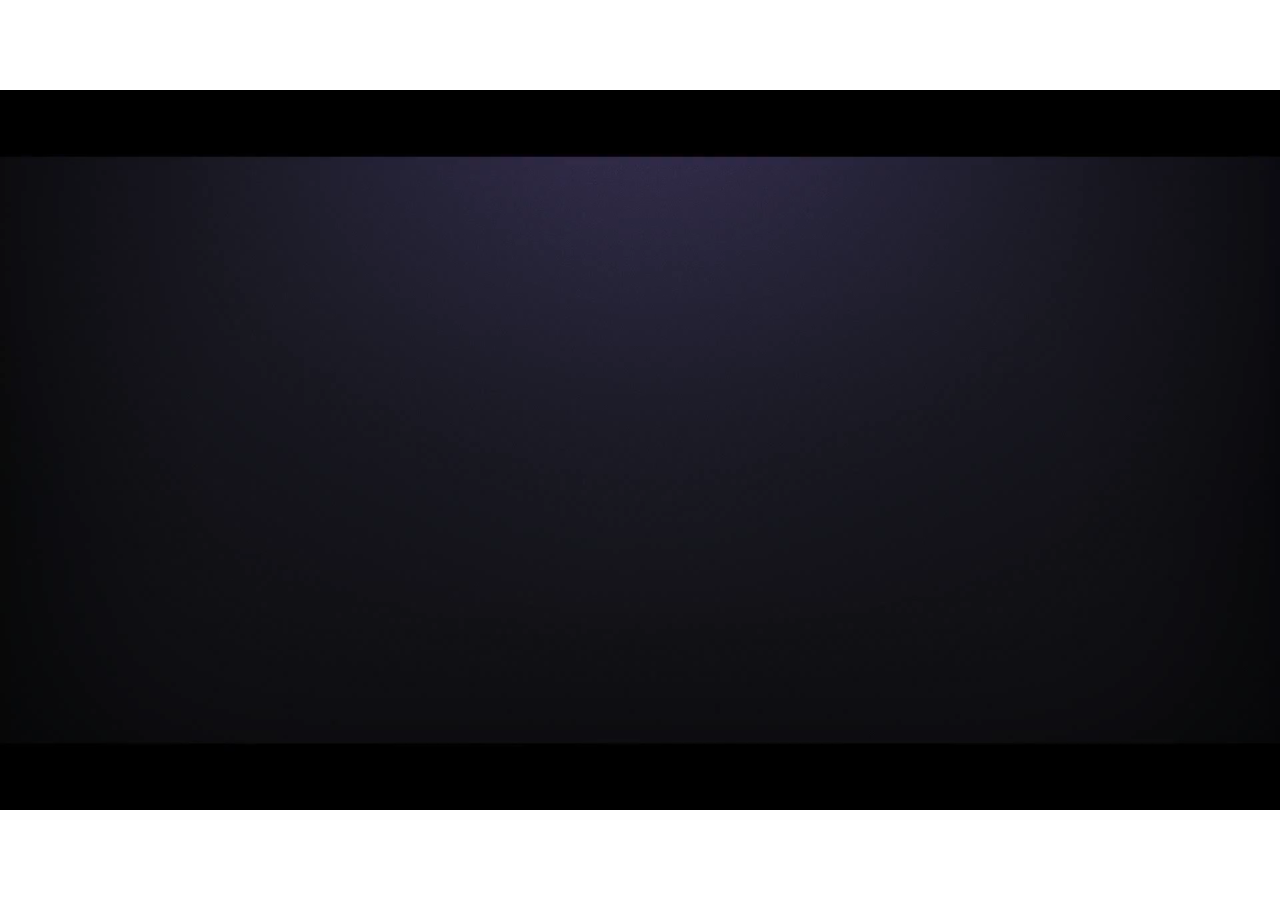
<file: about.html>
<!doctype html>
<html>
<head>
<meta charset="utf-8">
<title>dky's website miku video BoomClap</title>
<!-- HTML5 shim and Respond.js for IE8 support of HTML5 elements and media queries -->
<!-- WARNING: Respond.js doesn't work if you view the page via file:// -->
<!--[if lt IE 9]>
      <script src="js/html5.js"></script>
    <![endif]-->
	
	
	</head>
<script> 
	function myFunction(){
	alert("没啥好关于的");
}
	</script>
	
	<video id="dkylogo" autoplay loop style="width: 100%;position: fixed;right:0;bottom: 0;min-width: 100%;min-height: 100%;height: auto;" >
    <source src="mp4/DKYLOGO_FINAL TECHO FEEL_new.mp4">
</video>
<body onload="myFunction()">
</body>
</html>
</file>
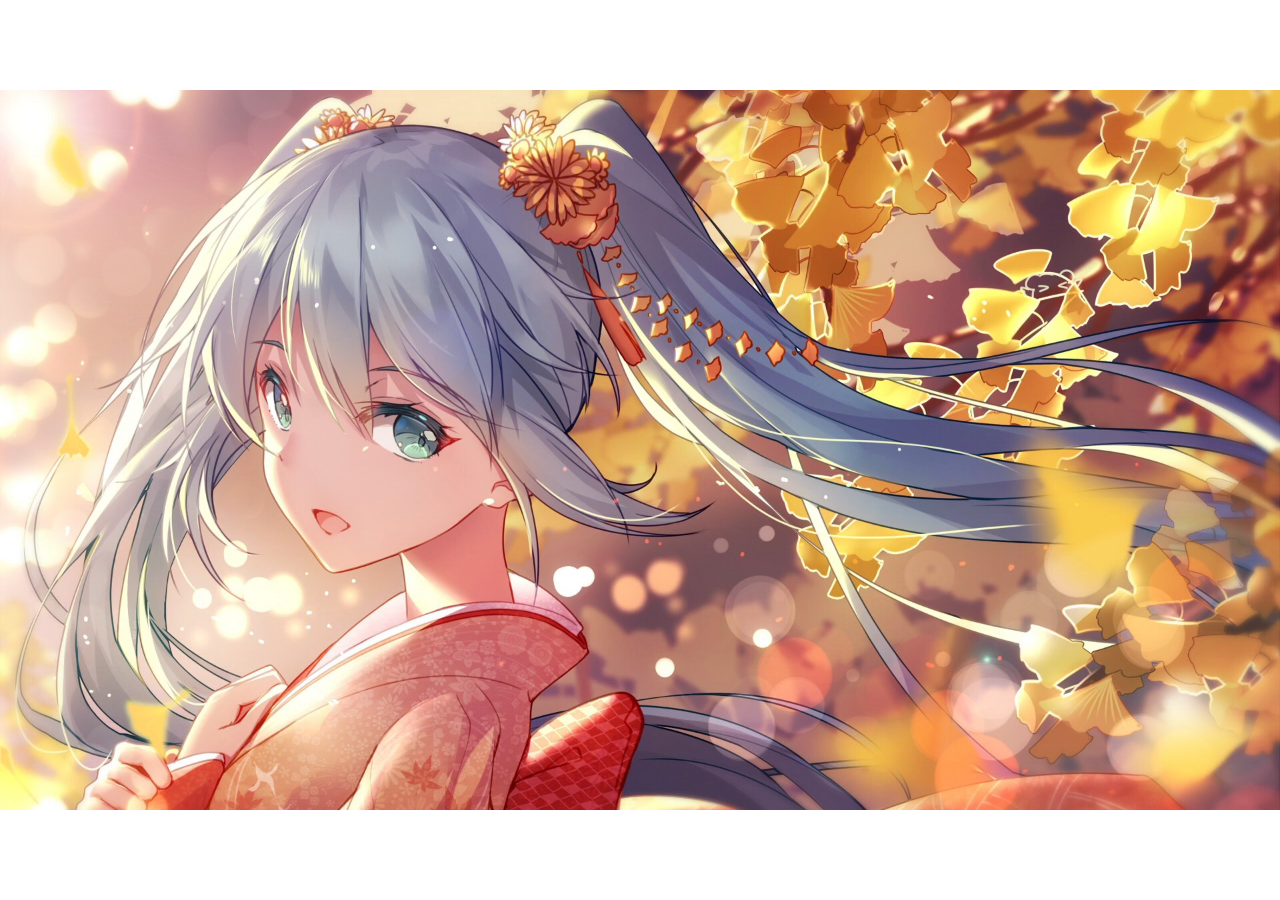
<file: web/Hatsune Miku_gao.html>
<!doctype html>
<html>
<head>
<meta charset="utf-8">
<title>dky's website miku video BoomClap</title>
<!-- HTML5 shim and Respond.js for IE8 support of HTML5 elements and media queries -->
<!-- WARNING: Respond.js doesn't work if you view the page via file:// -->
<!--[if lt IE 9]>
      <script src="js/html5.js"></script>
    <![endif]-->
	
	
	</head>
<video id="dkylogo" autoplay loop style="width: 100%;position: fixed;right:0;bottom: 0;min-width: 100%;min-height: 100%;height: auto;" >
    <source src="..\mp4\Hatsune Miku.mp4">
</video>
<body>
</body>
</html>
</file>
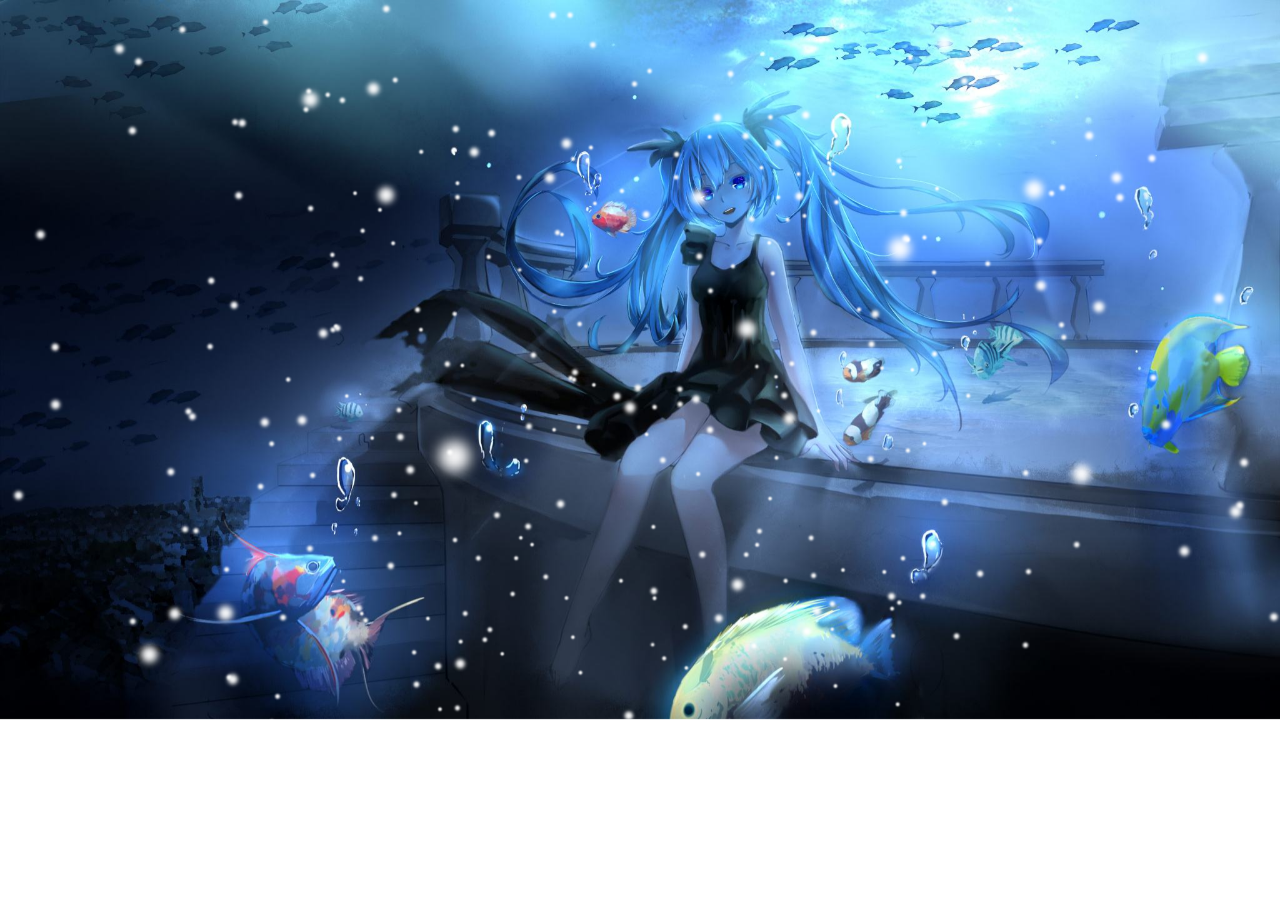
<file: web/sea_miku.html>
﻿<!DOCTYPE html>
<html>
<head>
    <meta http-equiv="Content-Type" content="text/html; charset=UTF-8">
    <meta http-equiv="X-UA-Compatible" content="IE=edge">
    <title>雪花飘落js（pc端及移动端均兼容）</title>
    <script src="../js/jquery.1.7.1.min.js"></script>
    <script src="../js/snow.js"></script>

    <style type="text/css">
        .snow-container { position: fixed; top: 0; left: 0; width: 100%; height: 100%; pointer-events: none; z-index: 100001; background: url(../images/sea_miku.jpg) center top no-repeat; background-size: 100% auto; }
    </style>
</head>

<body>
    <div class="snow-container"></div>
</body>
</html>
</file>
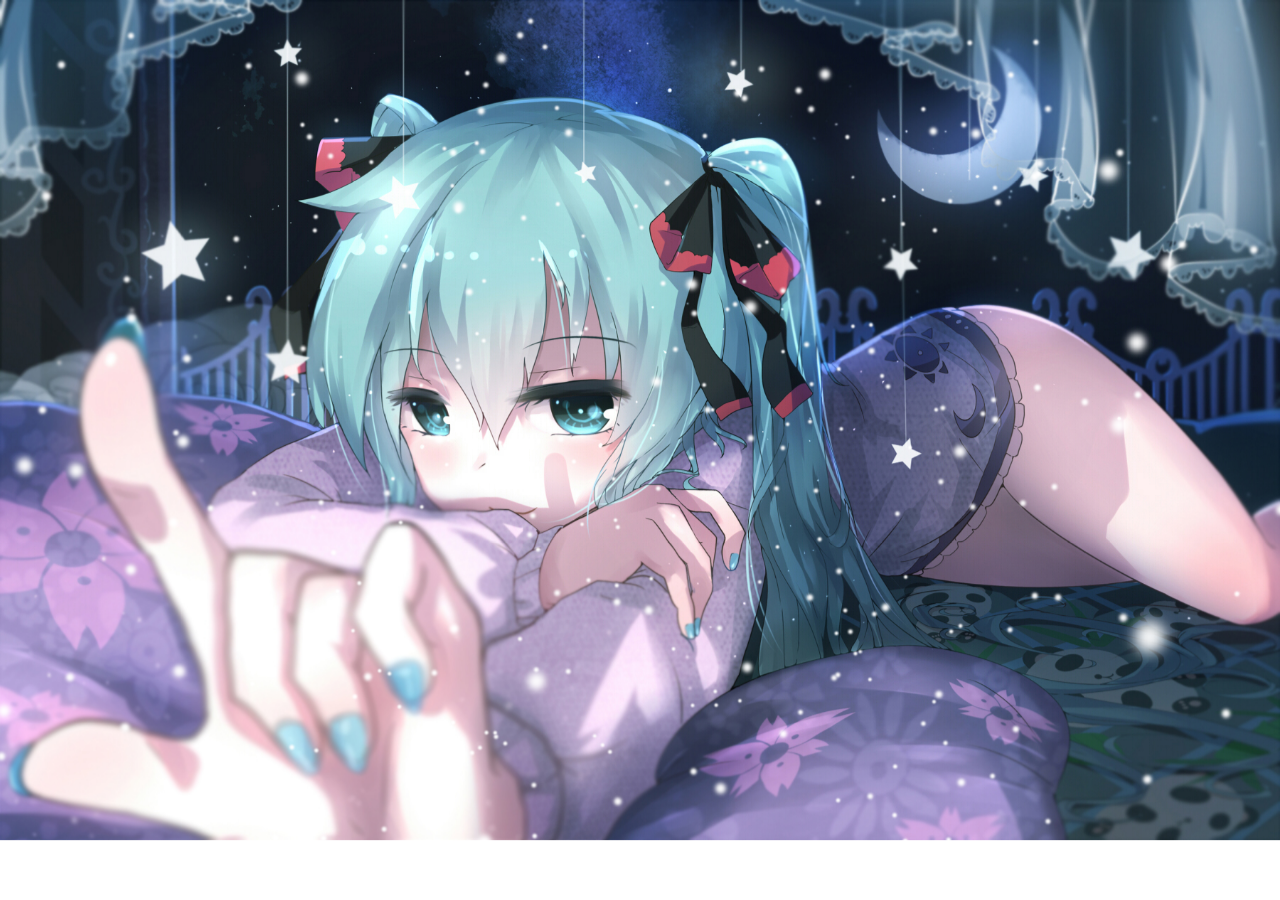
<file: web/snow_miku.html>
﻿<!DOCTYPE html>
<html>
<head>
    <meta http-equiv="Content-Type" content="text/html; charset=UTF-8">
    <meta http-equiv="X-UA-Compatible" content="IE=edge">
    <title>雪花飘落js（pc端及移动端均兼容）</title>
    <script src="../js/jquery.1.7.1.min.js"></script>
    <script src="../js/snow.js"></script>

    <style type="text/css">
        .snow-container { position: fixed; top: 0; left: 0; width: 100%; height: 100%; pointer-events: none; z-index: 100001; background: url(../images/gg.jpg) center top no-repeat; background-size: 100% auto; }
    </style>
</head>

<body>
    <div class="snow-container"></div>
</body>
</html>
</file>
